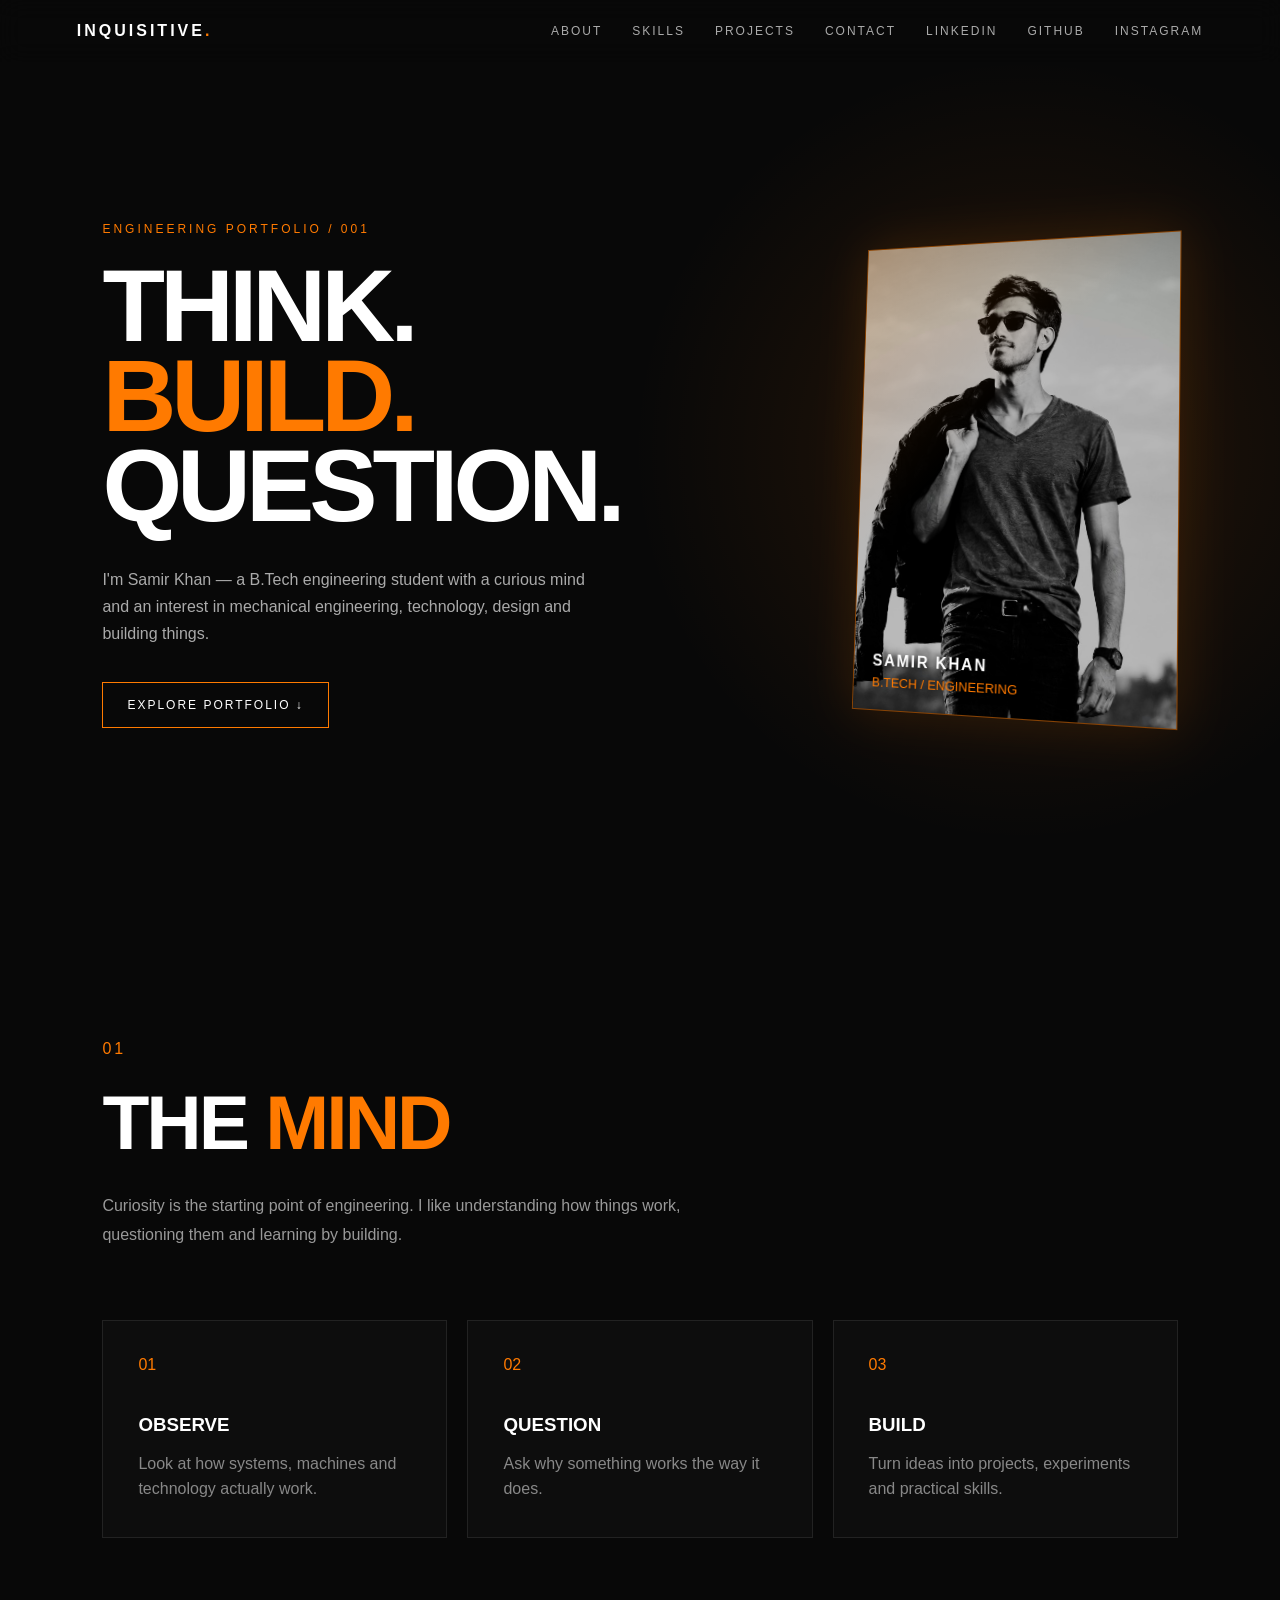
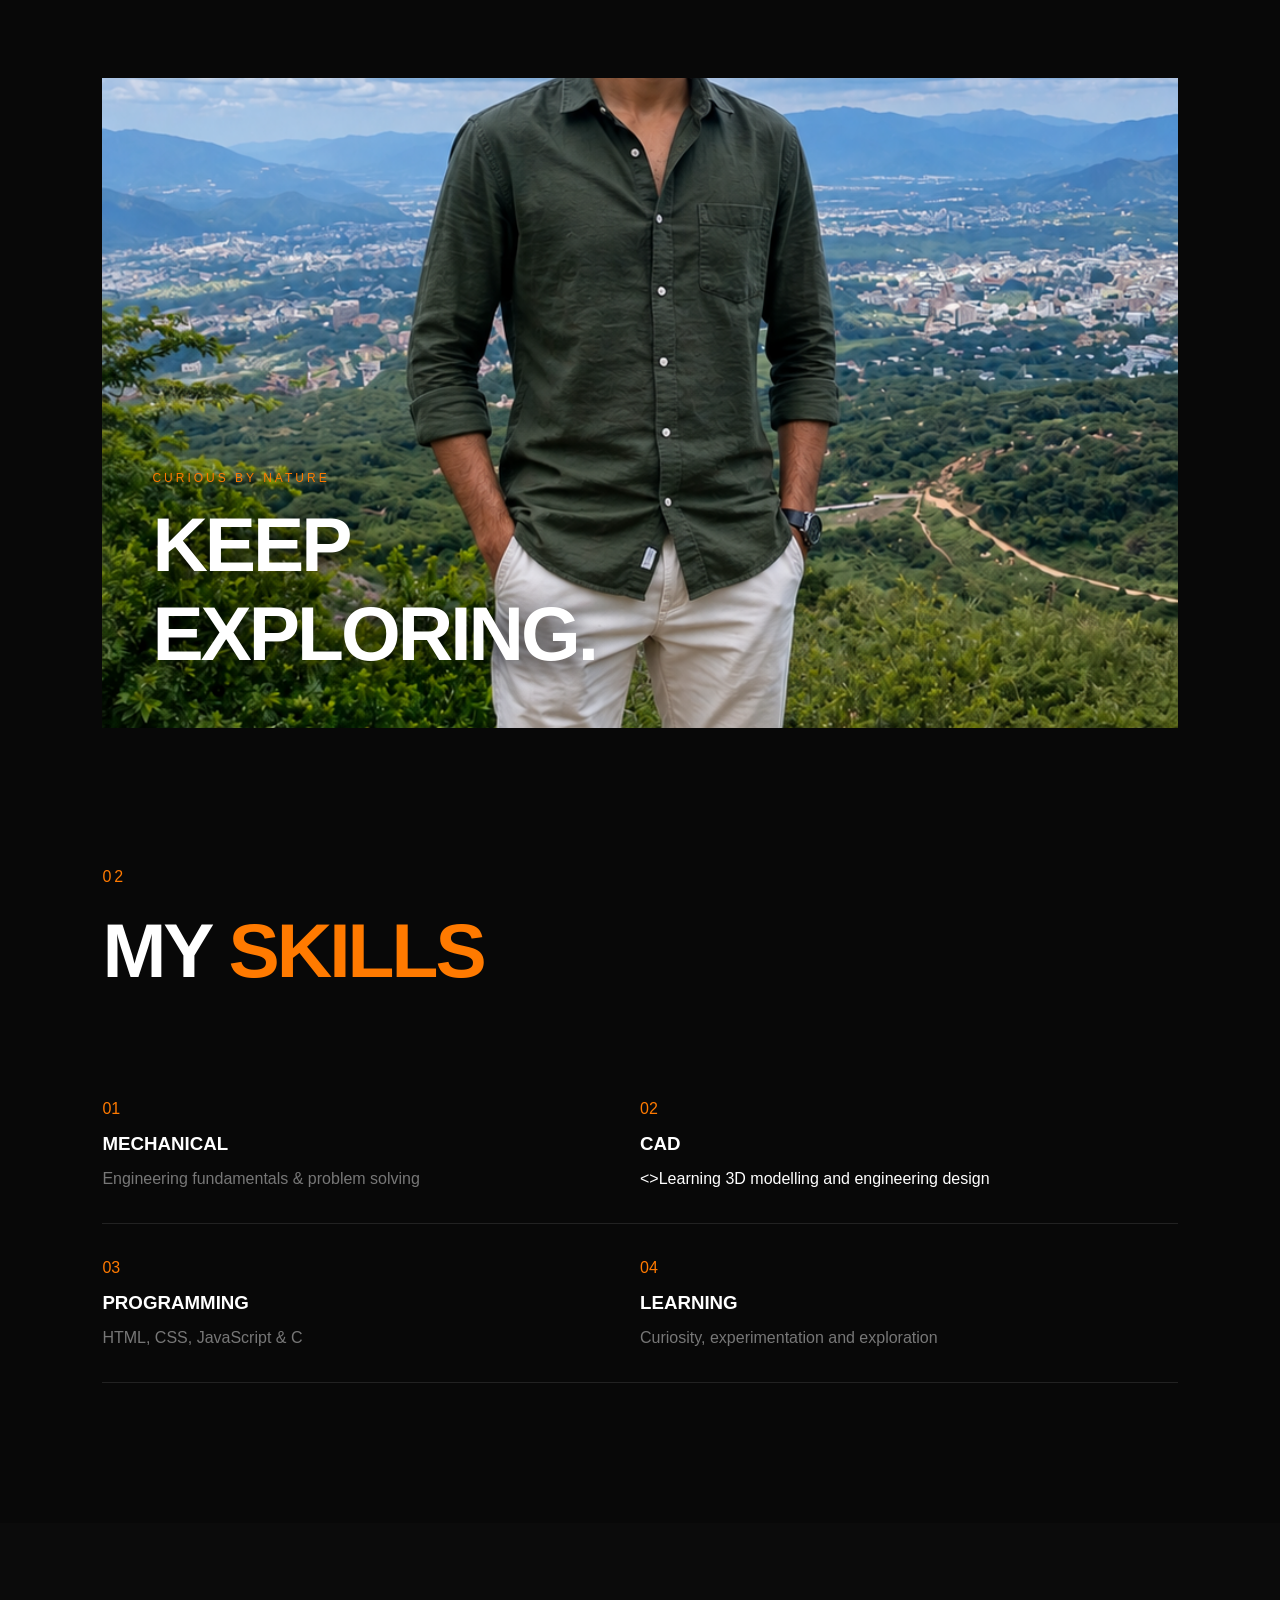
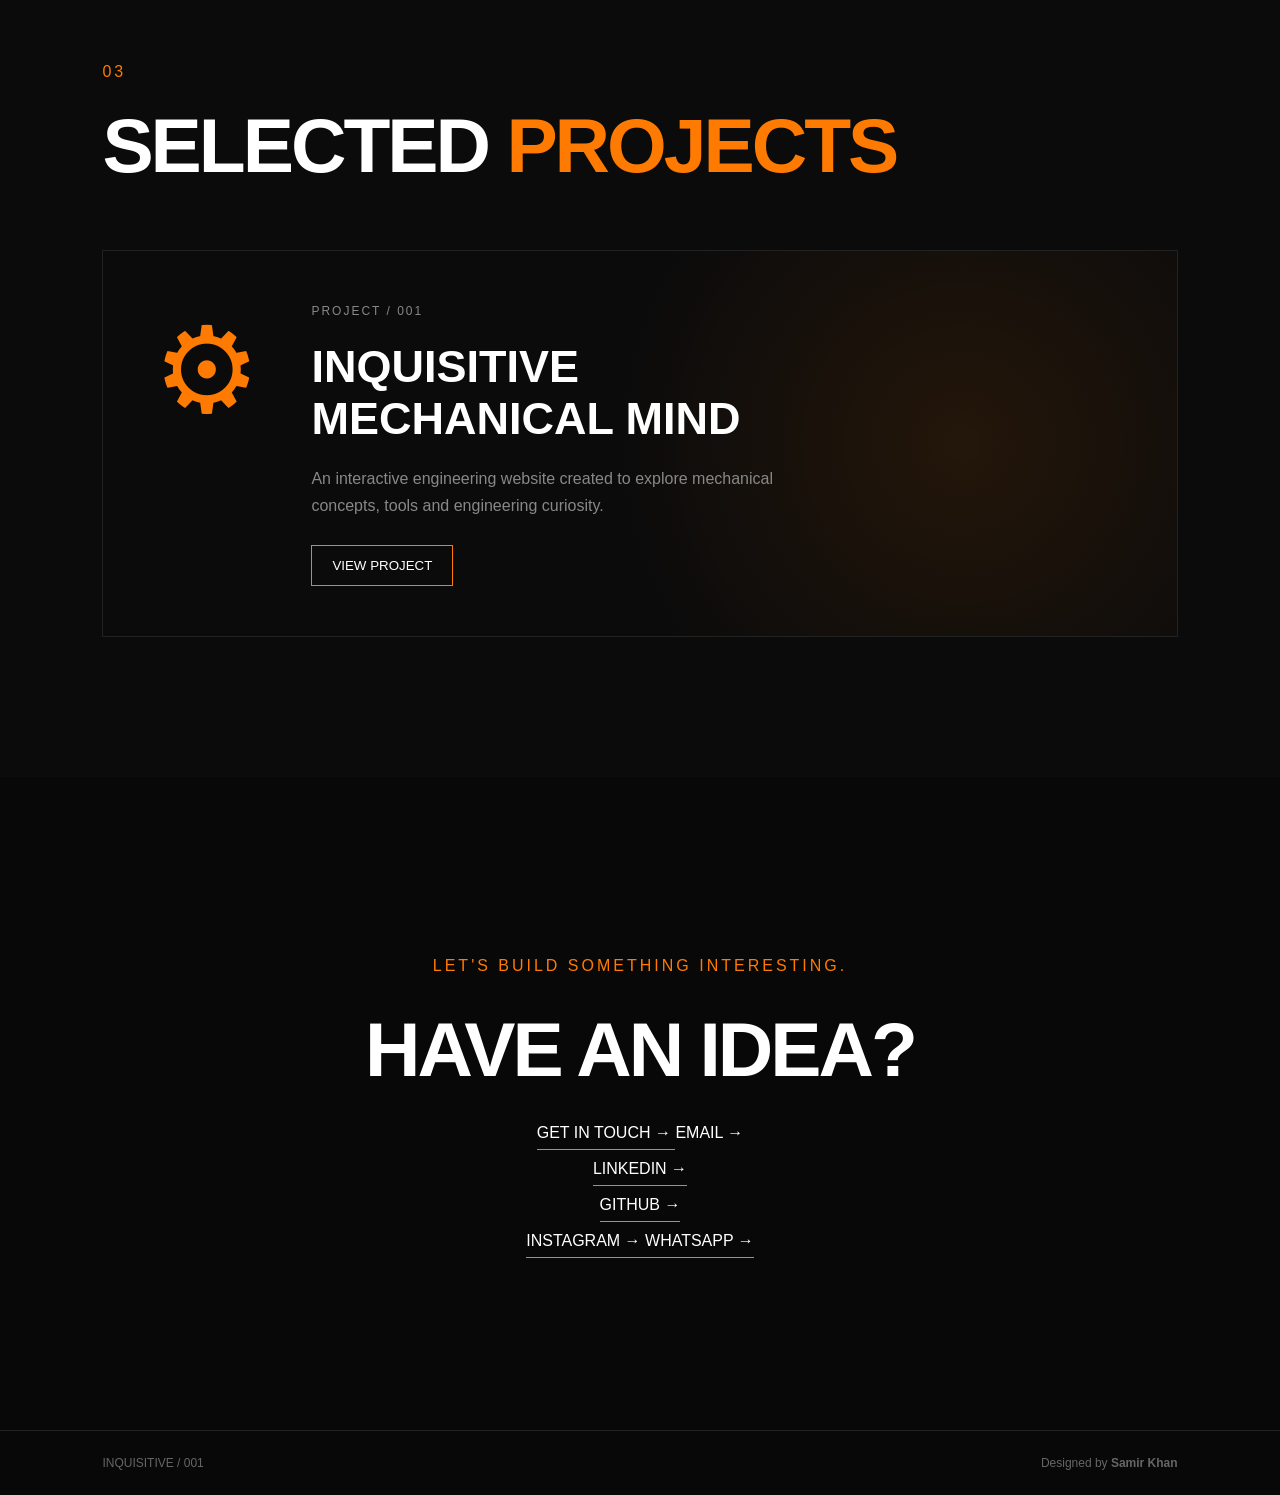
<file: index.html>
<!DOCTYPE html>
<html lang="en">
<head>
    <meta charset="UTF-8">
    <meta name="viewport" content="width=device-width, initial-scale=1.0">

    <title>Samir Khan | Inquisitive</title>

    <link rel="stylesheet" href="style.css">
</head>

<body>

    <!-- NAVIGATION -->
    <nav>
        <div class="logo">INQUISITIVE<span>.</span></div>

        <div class="nav-links">
            <a href="#about">ABOUT</a>
            <a href="#skills">SKILLS</a>
            <a href="#projects">PROJECTS</a>
            <a href="#contact">CONTACT</a>
          <a href="https://www.linkedin.com/in/SAMIR KHAN" target="_blank">LINKEDIN</a>
<a href="https://github.com/YOUR-USERNAME" target="_blank">GITHUB</a>
<a href="https://www.instagram.com/inquisitive_sam.ir_" target="_blank">INSTAGRAM</a>
        </div>
    </nav>


    <!-- HERO -->
    <section class="hero">

        <div class="hero-text">

            <p class="small-text">ENGINEERING PORTFOLIO / 001</p>

            <h1>
                THINK.<br>
                <span>BUILD.</span><br>
                QUESTION.
            </h1>

            <p class="intro">
                
    I'm Samir Khan — a B.Tech engineering student
    with a curious mind and an interest in mechanical
    engineering, technology, design and building things.
                
            </p>

            <a href="#about" class="button">
                EXPLORE PORTFOLIO ↓
            </a>

        </div>


        <!-- 3D PHOTO -->
        <div class="photo-scene">

            <div class="photo-card">

                <div class="photo-glow"></div>

                <img src="images/samir1.jpg" alt="Samir">

                <div class="photo-info">
                    <span>SAMIR KHAN</span>
                    <small>B.TECH / ENGINEERING</small>
                </div>

            </div>

        </div>

    </section>


    <!-- ABOUT -->
    <section id="about" class="section">

        <div class="section-number">01</div>

        <h2>THE <span>MIND</span></h2>

        <p class="section-description">
            Curiosity is the starting point of engineering.
            I like understanding how things work, questioning
            them and learning by building.
        </p>

        <div class="cards">

            <div class="card">
                <div class="icon">01</div>
                <h3>OBSERVE</h3>
                <p>
                    Look at how systems, machines and technology
                    actually work.
                </p>
            </div>

            <div class="card">
                <div class="icon">02</div>
                <h3>QUESTION</h3>
                <p>
                    Ask why something works the way it does.
                </p>
            </div>

            <div class="card">
                <div class="icon">03</div>
                <h3>BUILD</h3>
                <p>
                    Turn ideas into projects, experiments
                    and practical skills.
                </p>
            </div>

        </div>

    </section>


    <!-- SECOND PHOTO -->
    <section class="photo-section">

        <div class="large-photo">

            <img src="images/samir2.jpg" alt="Samir">

            <div class="photo-overlay">
                <p>CURIOUS BY NATURE</p>
                <h2>KEEP<br>EXPLORING.</h2>
            </div>

        </div>

    </section>


    <!-- SKILLS -->
    <section id="skills" class="section">

        <div class="section-number">02</div>

        <h2>MY <span>SKILLS</span></h2>

        <div class="skill-grid">

            <div class="skill">
                <span>01</span>
                <h3>MECHANICAL</h3>
                <p>Engineering fundamentals & problem solving</p>
            </div>

            <div class="skill">
                <span>02</span>
                <h3>CAD</h3>
                <>Learning 3D modelling and engineering design</p>
            </div>

            <div class="skill">
                <span>03</span>
                <h3>PROGRAMMING</h3>
                <p>HTML, CSS, JavaScript & C</p>
            </div>

            <div class="skill">
                <span>04</span>
                <h3>LEARNING</h3>
                <p>Curiosity, experimentation and exploration</p>
            </div>

        </div>

    </section>


    <!-- PROJECTS -->
    <section id="projects" class="section projects">

        <div class="section-number">03</div>

        <h2>SELECTED <span>PROJECTS</span></h2>

        <div class="project-card">

            <div class="project-gear">
                ⚙
            </div>

            <div>
                <p class="project-number">PROJECT / 001</p>

                <h3>
                    INQUISITIVE<br>
                    MECHANICAL MIND
                </h3>

                <p>
                    An interactive engineering website created
                    to explore mechanical concepts, tools and
                    engineering curiosity.
                </p>

                <button onclick="showMessage()">
                    VIEW PROJECT
                </button>
            </div>

        </div>

    </section>


    <!-- CONTACT -->
    <section id="contact" class="contact">

        <p>LET'S BUILD SOMETHING INTERESTING.</p>

        <h2>
            HAVE AN IDEA?
        </h2>

              <a href="mailto:samirkhan.ajmer2007@gmail.com">
        GET IN TOUCH →
              </a>
        EMAIL →
    </a>

    <br><br>

    <a href="https://www.linkedin.com/in/SAMIR KHAN" target="_blank">
        LINKEDIN →
    </a>

    <br><br>

    <a href="https://github.com/YOUR-USERNAME" target="_blank">
        GITHUB →
    </a>

    <br><br>

    <a href="https://www.instagram.com/inquisitive_sam.ir_" target="_blank">
        INSTAGRAM →
    </a>
        </a>
<a href="https://wa.me/918696892318" target="_blank">
    WHATSAPP →
</a>
    </section>


    <footer>

        <div>INQUISITIVE / 001</div>

        <div>
            Designed by <strong>Samir Khan</strong>
        </div>

    </footer>


    <script src="script.js"></script>

</body>
</html>
</file>
<file: style.css>
* {
    margin: 0;
    padding: 0;
    box-sizing: border-box;
}

html {
    scroll-behavior: smooth;
}

body {
    background: #080808;
    color: white;
    font-family: Arial, sans-serif;
    overflow-x: hidden;
}


/* NAVIGATION */

nav {
    position: fixed;
    top: 0;
    width: 100%;
    padding: 22px 6%;
    display: flex;
    justify-content: space-between;
    align-items: center;

    background: rgba(8, 8, 8, 0.75);
    backdrop-filter: blur(12px);

    z-index: 1000;
}

.logo {
    font-weight: bold;
    letter-spacing: 3px;
}

.logo span {
    color: #ff7a00;
}

.nav-links {
    display: flex;
    gap: 30px;
}

.nav-links a {
    color: #aaa;
    text-decoration: none;
    font-size: 12px;
    letter-spacing: 2px;
}

.nav-links a:hover {
    color: #ff7a00;
}


/* HERO */

.hero {
    min-height: 100vh;

    display: flex;
    align-items: center;
    justify-content: space-between;

    padding: 120px 8% 70px;

    background:
        radial-gradient(circle at 80% 50%,
        rgba(255, 122, 0, 0.12),
        transparent 35%);
}

.hero-text {
    max-width: 600px;
}

.small-text {
    color: #ff7a00;
    letter-spacing: 3px;
    font-size: 12px;
    margin-bottom: 25px;
}

h1 {
    font-size: clamp(55px, 8vw, 110px);
    line-height: 0.88;
    letter-spacing: -5px;
}

h1 span,
h2 span {
    color: #ff7a00;
}

.intro {
    color: #aaa;
    line-height: 1.7;
    max-width: 500px;
    margin: 35px 0;
}

.button {
    display: inline-block;

    padding: 15px 24px;

    border: 1px solid #ff7a00;

    color: white;
    text-decoration: none;

    letter-spacing: 2px;
    font-size: 12px;

    transition: 0.3s;
}

.button:hover {
    background: #ff7a00;
    color: black;
}


/* 3D PHOTO */

.photo-scene {
    perspective: 1000px;
}

.photo-card {
    width: 330px;
    height: 480px;

    position: relative;

    transform-style: preserve-3d;

    transform:
        rotateY(-15deg)
        rotateX(5deg);

    transition: transform 0.15s ease;

    border: 1px solid rgba(255, 122, 0, 0.5);

    box-shadow:
        0 0 50px rgba(255, 122, 0, 0.15);

    overflow: hidden;
}

.photo-card img {
    width: 100%;
    height: 100%;

    object-fit: cover;

    display: block;
}

.photo-card::after {
    content: "";

    position: absolute;
    inset: 0;

    background:
        linear-gradient(
            135deg,
            rgba(255, 122, 0, 0.2),
            transparent 40%
        );

    pointer-events: none;
}

.photo-info {
    position: absolute;

    bottom: 20px;
    left: 20px;

    display: flex;
    flex-direction: column;

    text-shadow: 0 2px 10px black;
}

.photo-info span {
    font-weight: bold;
    letter-spacing: 2px;
}

.photo-info small {
    color: #ff7a00;
    margin-top: 5px;
}


/* SECTIONS */

.section {
    padding: 140px 8%;
}

.section-number {
    color: #ff7a00;
    letter-spacing: 3px;
    margin-bottom: 20px;
}

h2 {
    font-size: clamp(40px, 6vw, 80px);
    letter-spacing: -3px;
}

.section-description {
    color: #999;
    max-width: 650px;
    line-height: 1.8;
    margin-top: 25px;
}


/* CARDS */

.cards {
    display: grid;

    grid-template-columns:
        repeat(3, 1fr);

    gap: 20px;

    margin-top: 70px;
}

.card {
    padding: 35px;

    border: 1px solid #222;

    background: #0d0d0d;

    transition: 0.4s;

    transform-style: preserve-3d;
}

.card:hover {
    transform:
        translateY(-10px)
        rotateX(5deg)
        rotateY(-5deg);

    border-color: #ff7a00;
}

.icon {
    color: #ff7a00;
    margin-bottom: 40px;
}

.card h3 {
    margin-bottom: 15px;
}

.card p {
    color: #888;
    line-height: 1.6;
}


/* LARGE PHOTO */

.photo-section {
    padding: 0 8%;
}

.large-photo {
    height: 650px;

    position: relative;

    overflow: hidden;
}

.large-photo img {
    width: 100%;
    height: 100%;

    object-fit: cover;

    transition: transform 1s;
}

.large-photo:hover img {
    transform: scale(1.06);
}

.photo-overlay {
    position: absolute;

    left: 50px;
    bottom: 50px;
}

.photo-overlay p {
    color: #ff7a00;
    letter-spacing: 3px;
    font-size: 12px;
}

.photo-overlay h2 {
    margin-top: 15px;
    text-shadow: 0 5px 30px black;
}


/* SKILLS */

.skill-grid {
    display: grid;

    grid-template-columns:
        repeat(2, 1fr);

    margin-top: 70px;
}

.skill {
    padding: 35px 0;

    border-bottom: 1px solid #222;

    transition: 0.3s;
}

.skill:hover {
    padding-left: 15px;
}

.skill span {
    color: #ff7a00;
}

.skill h3 {
    margin: 15px 0;
}

.skill p {
    color: #777;
}


/* PROJECT */

.projects {
    background: #0b0b0b;
}

.project-card {
    margin-top: 60px;

    padding: 50px;

    display: flex;

    gap: 50px;

    border: 1px solid #222;

    background:
        radial-gradient(
            circle at 80% 50%,
            rgba(255, 122, 0, 0.1),
            transparent 40%
        );
}

.project-number {
    color: #ff7a00;
    font-size: 12px;
    letter-spacing: 2px;
}

.project-card h3 {
    font-size: 45px;
    margin: 20px 0;
}

.project-card p {
    color: #888;
    line-height: 1.7;
    max-width: 500px;
}

.project-card button {
    margin-top: 25px;

    padding: 12px 20px;

    background: transparent;

    border: 1px solid #ff7a00;

    color: white;

    cursor: pointer;
}

.project-card button:hover {
    background: #ff7a00;
    color: black;
}

.project-gear {
    font-size: 120px;

    color: #ff7a00;

    animation: rotateGear 8s linear infinite;
}

@keyframes rotateGear {

    from {
        transform: rotate(0deg);
    }

    to {
        transform: rotate(360deg);
    }

}


/* CONTACT */

.contact {
    padding: 180px 8%;
    text-align: center;
}

.contact p {
    color: #ff7a00;
    letter-spacing: 3px;
}

.contact h2 {
    margin: 30px 0;
}

.contact a {
    color: white;
    text-decoration: none;

    border-bottom: 1px solid #ff7a00;

    padding-bottom: 8px;
}


/* FOOTER */

footer {
    border-top: 1px solid #222;

    padding: 25px 8%;

    display: flex;
    justify-content: space-between;

    color: #666;

    font-size: 12px;
}


/* MOBILE */

@media (max-width: 800px) {

    nav {
        padding: 18px 5%;
    }

    .nav-links {
        display: none;
    }

    .hero {
        flex-direction: column;
        align-items: flex-start;
        gap: 60px;
    }

    h1 {
        font-size: 60px;
    }

    .photo-card {
        width: 280px;
        height: 410px;
    }

    .cards {
        grid-template-columns: 1fr;
    }

    .skill-grid {
        grid-template-columns: 1fr;
    }

    .large-photo {
        height: 500px;
    }

    .project-card {
        flex-direction: column;
    }

    .project-card h3 {
        font-size: 35px;
    }

    footer {
        flex-direction: column;
        gap: 10px;
    }
}
</file>
